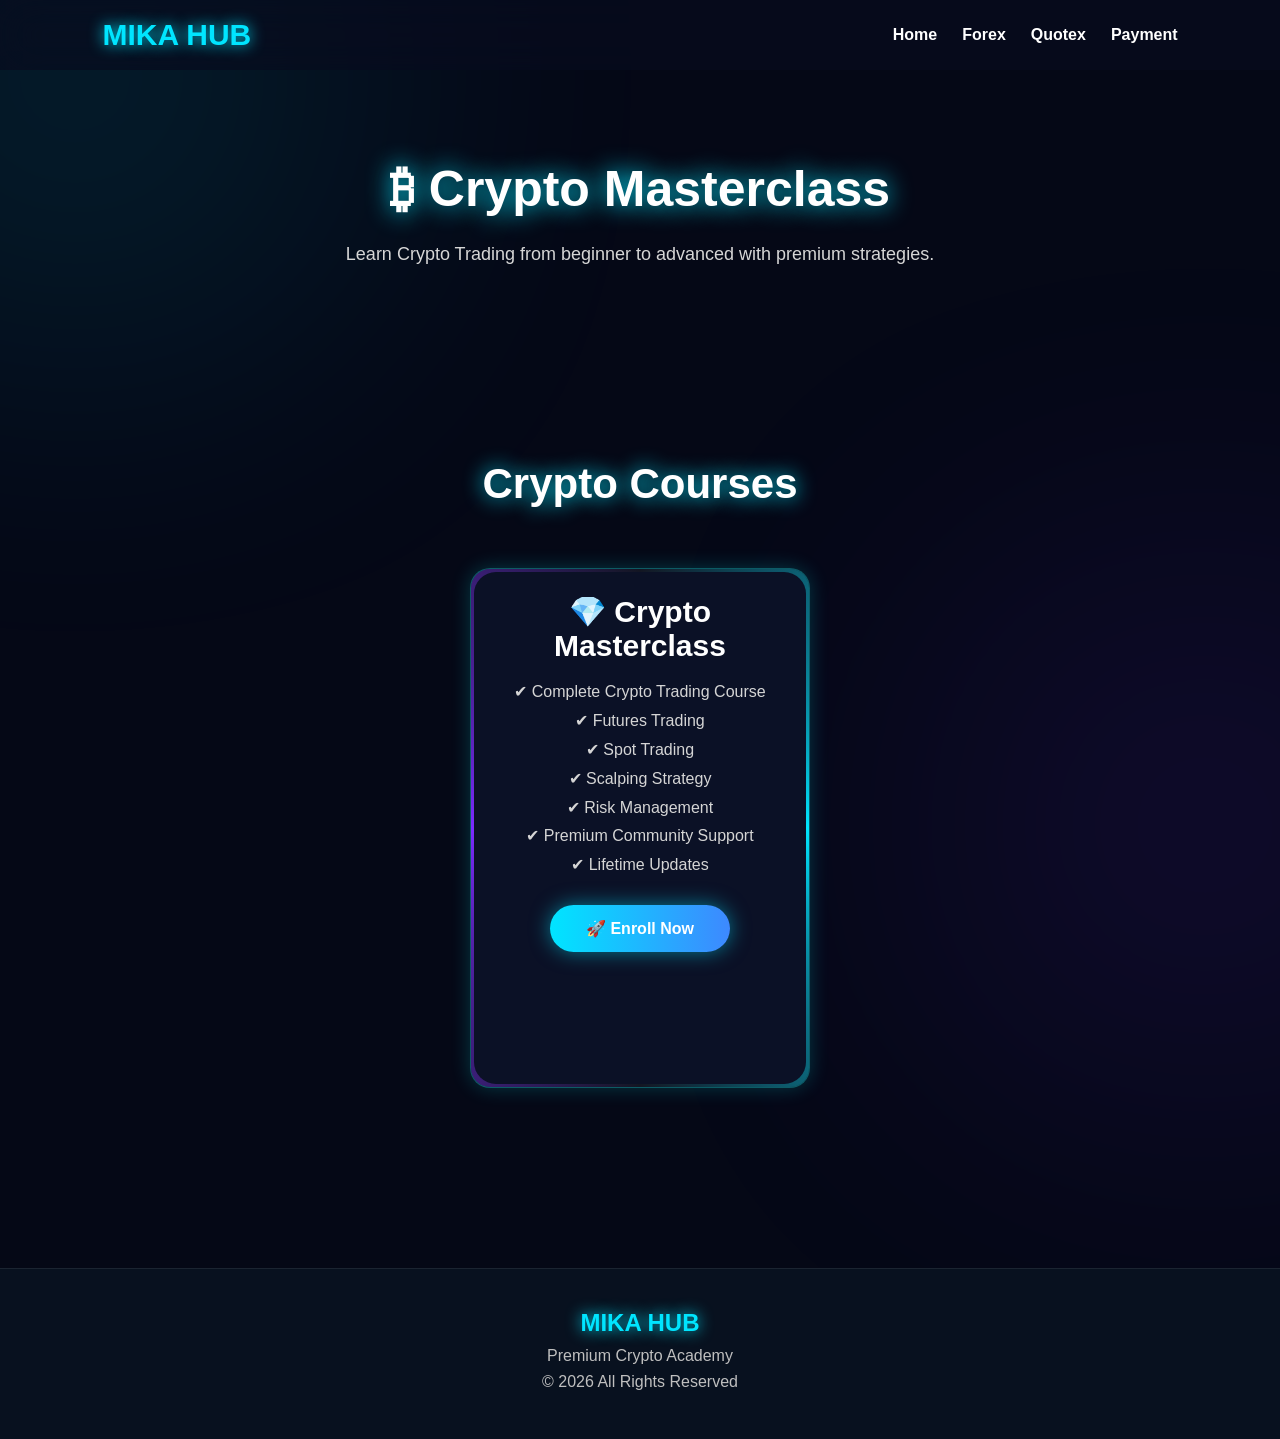
<file: course.html>
<!DOCTYPE html>
<html lang="en">
<head>

<meta charset="UTF-8">
<meta name="viewport" content="width=device-width, initial-scale=1.0">

<title>Crypto Courses | MIKA HUB</title>

<link rel="stylesheet" href="style.css">

</head>

<body>

<header>

<nav class="navbar">

<div class="logo">
MIKA HUB
</div>

<input type="checkbox" id="menu">

<label for="menu" class="menu-btn">
☰
</label>

<ul>

<li><a href="index.html">Home</a></li>

<li><a href="forex.html">Forex</a></li>

<li><a href="quotex.html">Quotex</a></li>

<li><a href="payment.html">Payment</a></li>

</ul>

</nav>

</header>

<section class="hero">

<h1>₿ Crypto Masterclass</h1>

<p>
Learn Crypto Trading from beginner to advanced with premium strategies.
</p>

</section>

<section class="courses">

<h2>Crypto Courses</h2>

<div class="course-grid">
  <div class="card">

<h3>💎 Crypto Masterclass</h3>

<p>

✔ Complete Crypto Trading Course<br>
✔ Futures Trading<br>
✔ Spot Trading<br>
✔ Scalping Strategy<br>
✔ Risk Management<br>
✔ Premium Community Support<br>
✔ Lifetime Updates

</p>

<a href="payment.html" class="card-btn">
🚀 Enroll Now
</a>

</div>

</div>

</section>

<footer>

<h2>MIKA HUB</h2>

<p>Premium Crypto Academy</p>

<p>© 2026 All Rights Reserved</p>

</footer>

<script src="script.js"></script>

</body>
</html>
</file>
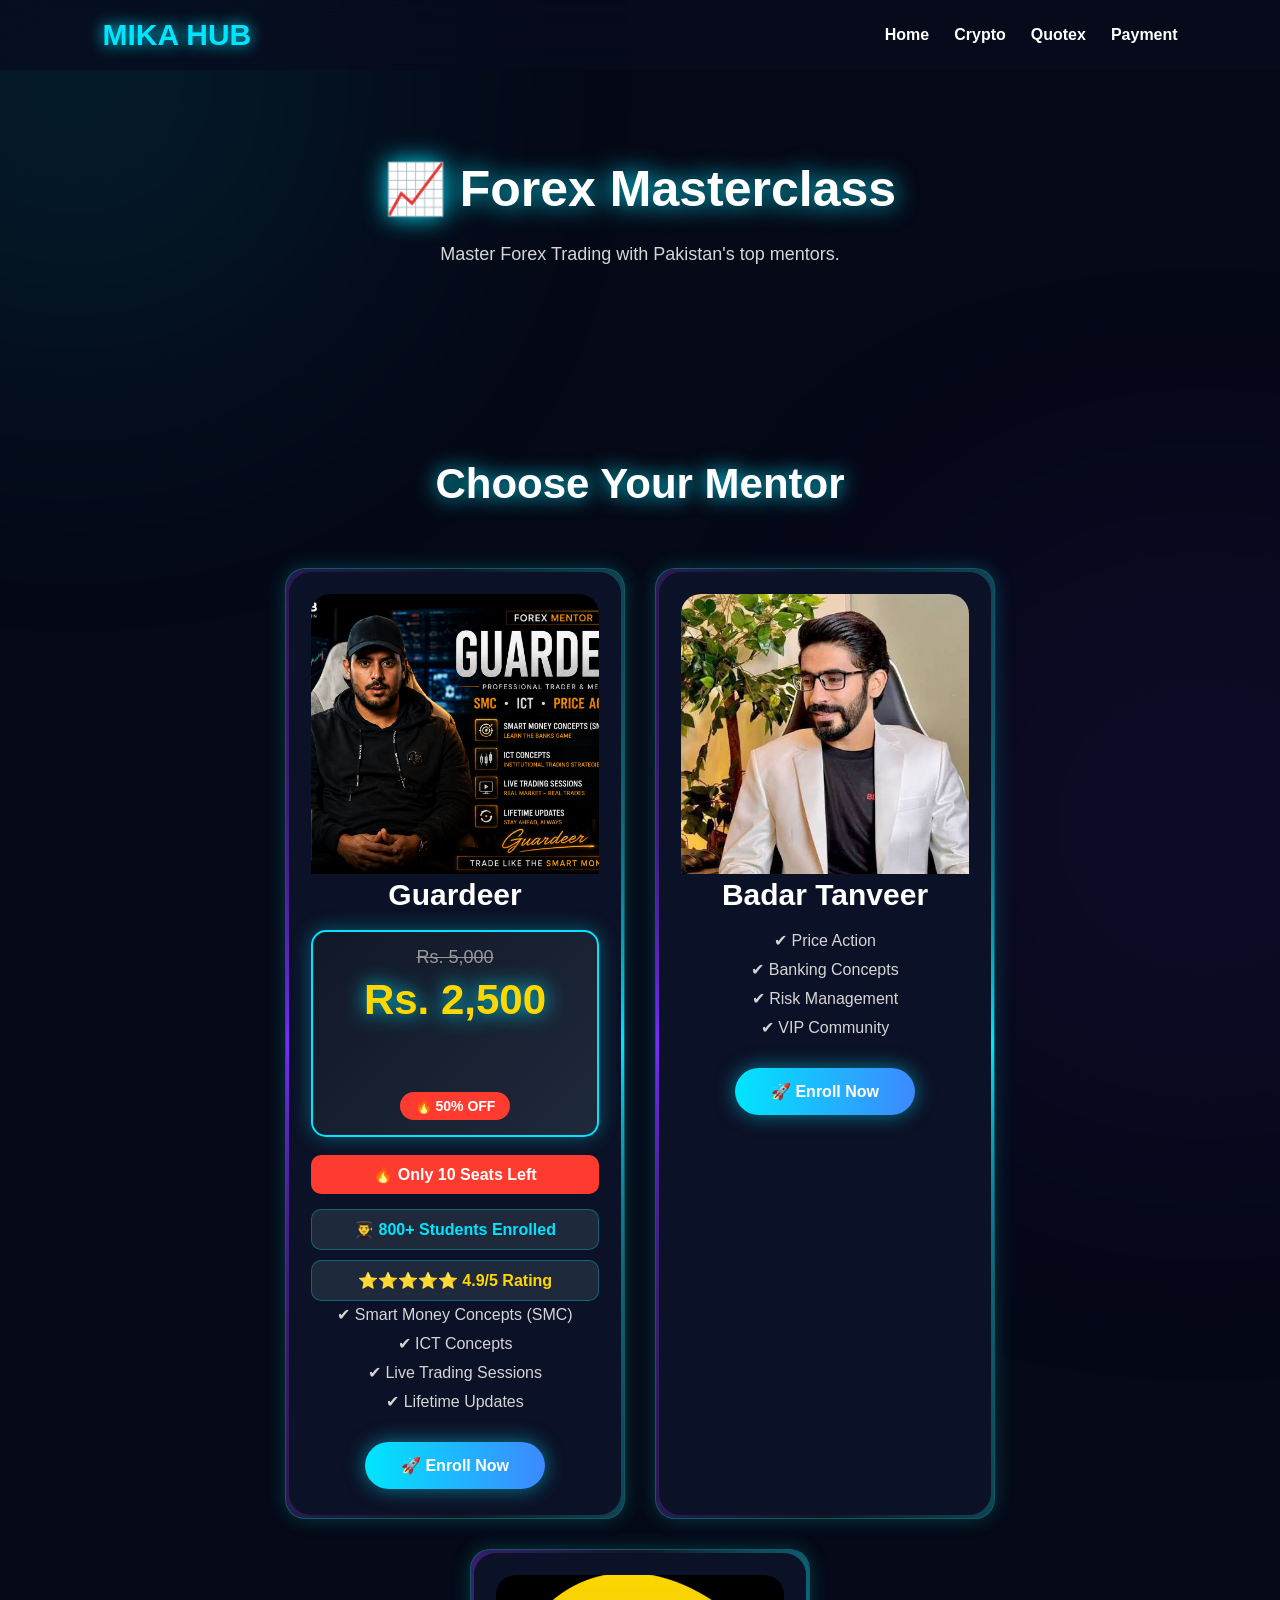
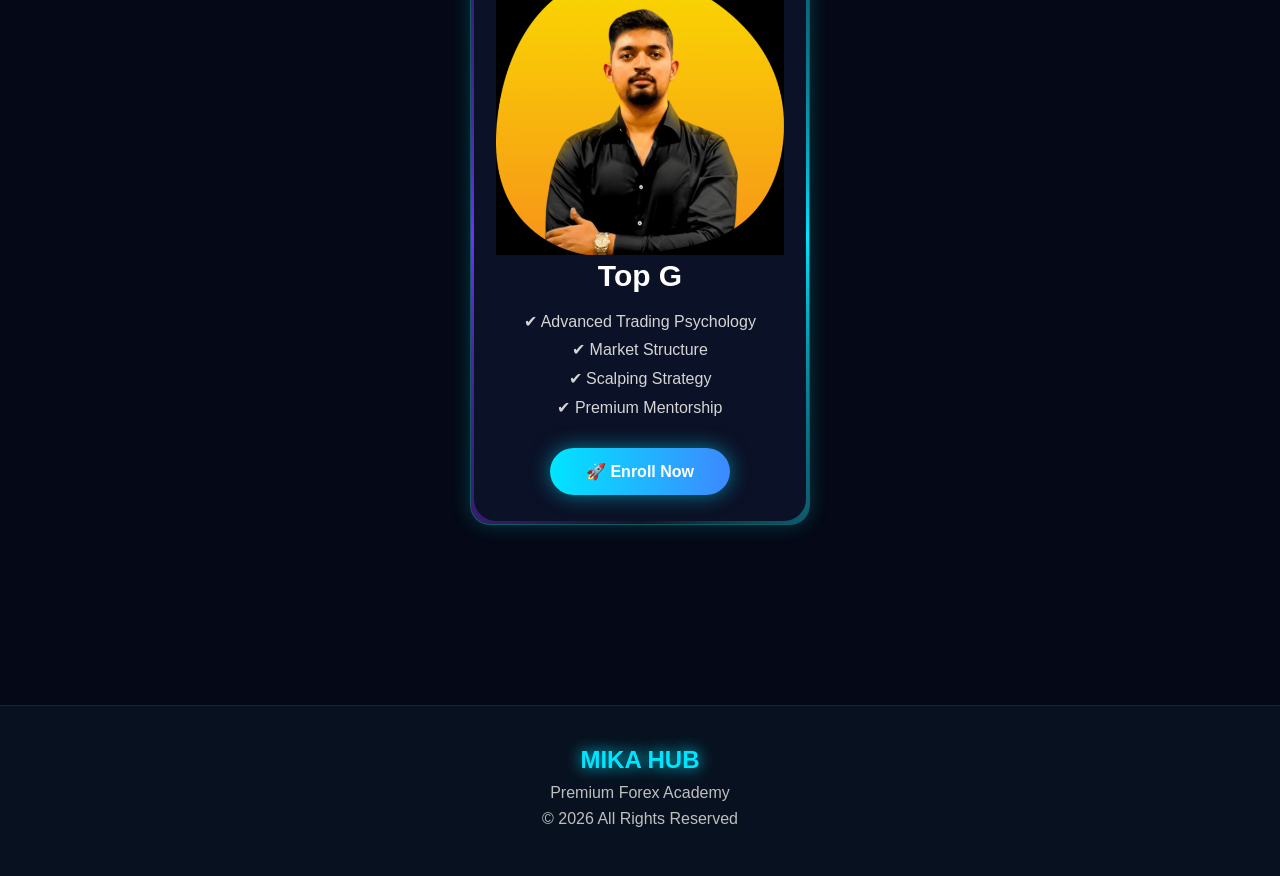
<file: forex.html>
<!DOCTYPE html>
<html lang="en">
<head>

<meta charset="UTF-8">
<meta name="viewport" content="width=device-width, initial-scale=1.0">

<title>Forex Courses | MIKA HUB</title>

<link rel="stylesheet" href="style.css">

</head>

<body>

<header>

<nav class="navbar">

<div class="logo">
MIKA HUB
</div>

<input type="checkbox" id="menu">

<label for="menu" class="menu-btn">
☰
</label>

<ul>

<li><a href="index.html">Home</a></li>

<li><a href="crypto.html">Crypto</a></li>

<li><a href="quotex.html">Quotex</a></li>

<li><a href="payment.html">Payment</a></li>

</ul>

</nav>

</header>

<section class="hero">

<h1>📈 Forex Masterclass</h1>

<p>
Master Forex Trading with Pakistan's top mentors.
</p>

</section>

<section class="courses">

<h2>Choose Your Mentor</h2>

<div class="course-grid">
  <!-- Guardeer -->

<div class="card">

<img src="guardeer.png" class="mentor-pic" alt="Guardeer">

<h3>Guardeer</h3>
<div class="price-box">
    <span class="old-price">Rs. 5,000</span>
    <h2 class="new-price">Rs. 2,500</h2>
    <span class="discount">🔥 50% OFF</span>
</div>
 <div class="limited-seats">
    🔥 Only <strong>10 Seats Left</strong>
 </div> 
  <div class="students">
👨‍🎓 800+ Students Enrolled
</div>

<div class="rating">
⭐⭐⭐⭐⭐ 4.9/5 Rating
</div>
<p>
✔ Smart Money Concepts (SMC)<br>
✔ ICT Concepts<br>
✔ Live Trading Sessions<br>
✔ Lifetime Updates
</p>

<a href="payment.html" class="card-btn">
🚀 Enroll Now
</a>

</div>

<!-- Badar Tanveer -->

<div class="card">

<img src="badartanveer.png" class="mentor-pic" alt="Badar Tanveer">

<h3>Badar Tanveer</h3>

<p>
✔ Price Action<br>
✔ Banking Concepts<br>
✔ Risk Management<br>
✔ VIP Community
</p>

<a href="payment.html" class="card-btn">
🚀 Enroll Now
</a>

</div>

<!-- Top G -->

<div class="card">

<img src="topg.png" class="mentor-pic" alt="Top G">

<h3>Top G</h3>

<p>
✔ Advanced Trading Psychology<br>
✔ Market Structure<br>
✔ Scalping Strategy<br>
✔ Premium Mentorship
</p>

<a href="payment.html" class="card-btn">
🚀 Enroll Now
</a>

</div>

</div>

</section>

<footer>

<h2>MIKA HUB</h2>

<p>Premium Forex Academy</p>

<p>© 2026 All Rights Reserved</p>

</footer>

<script src="script.js"></script>

</body>
</html>
</file>
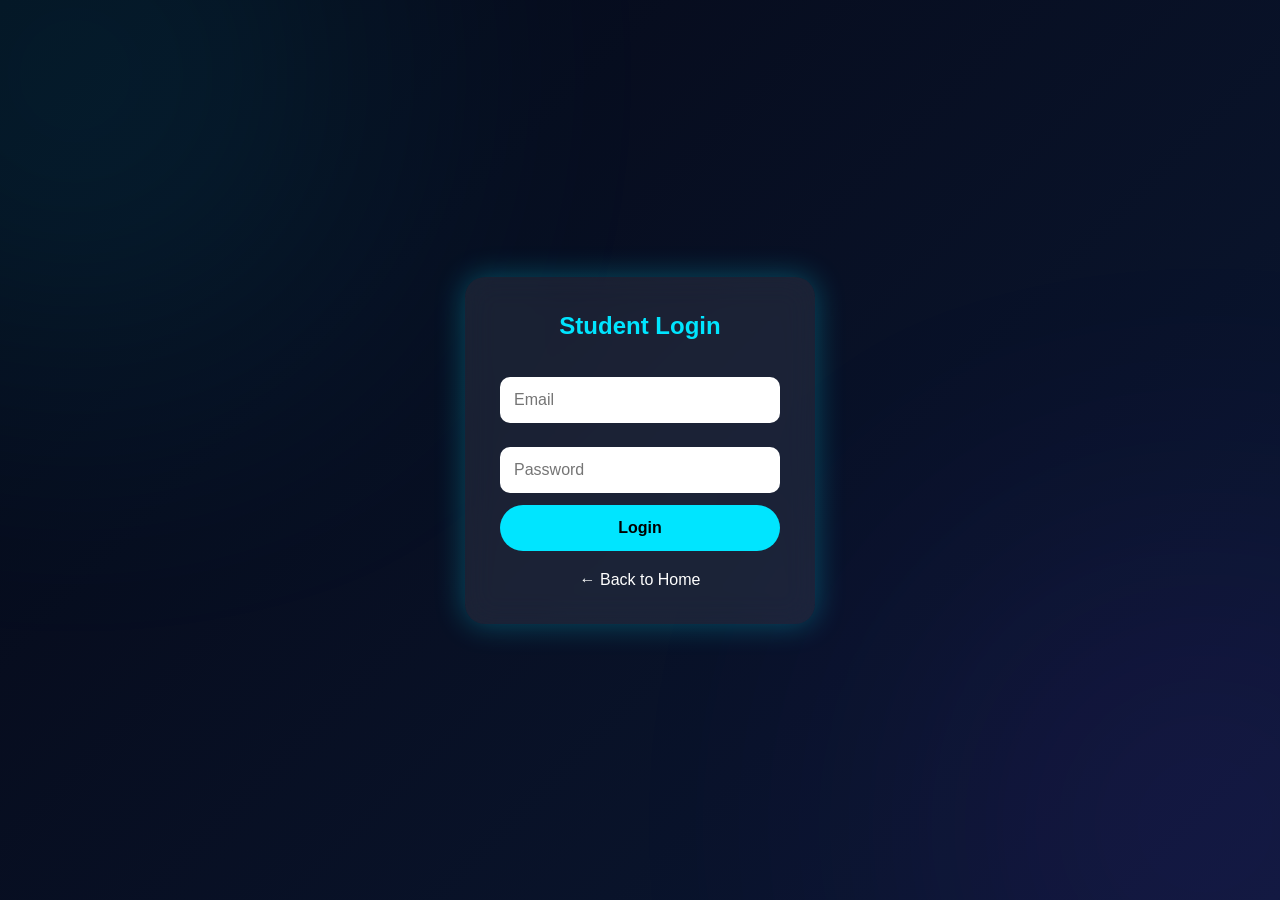
<file: login.html>
<!DOCTYPE html>
<html lang="en">
<head>
<meta charset="UTF-8">
<meta name="viewport" content="width=device-width, initial-scale=1.0">
<title>Student Login | MIKA HUB</title>

<link rel="stylesheet" href="style.css">

<style>

body{
display:flex;
justify-content:center;
align-items:center;
height:100vh;
background:linear-gradient(135deg,#050816,#0b1833);
}

.login-box{
width:350px;
background:rgba(255,255,255,.08);
backdrop-filter:blur(15px);
padding:35px;
border-radius:20px;
text-align:center;
box-shadow:0 0 30px rgba(0,229,255,.3);
}

.login-box h2{
color:#00e5ff;
margin-bottom:25px;
}

.login-box input{
width:100%;
padding:14px;
margin:12px 0;
border:none;
border-radius:10px;
outline:none;
font-size:16px;
}

.login-box button{
width:100%;
padding:14px;
background:#00e5ff;
border:none;
border-radius:30px;
font-weight:bold;
cursor:pointer;
font-size:16px;
}

.login-box button:hover{
box-shadow:0 0 20px #00e5ff;
}

.back{
display:block;
margin-top:20px;
color:#fff;
text-decoration:none;
}

</style>

</head>

<body>

<div class="login-box">

<h2>Student Login</h2>

<form>

<input
type="email"
placeholder="Email"
required>

<input
type="password"
placeholder="Password"
required>

<button type="submit">
Login
</button>

</form>

<a href="index.html" class="back">
← Back to Home
</a>

</div>

</body>
</html>
</file>
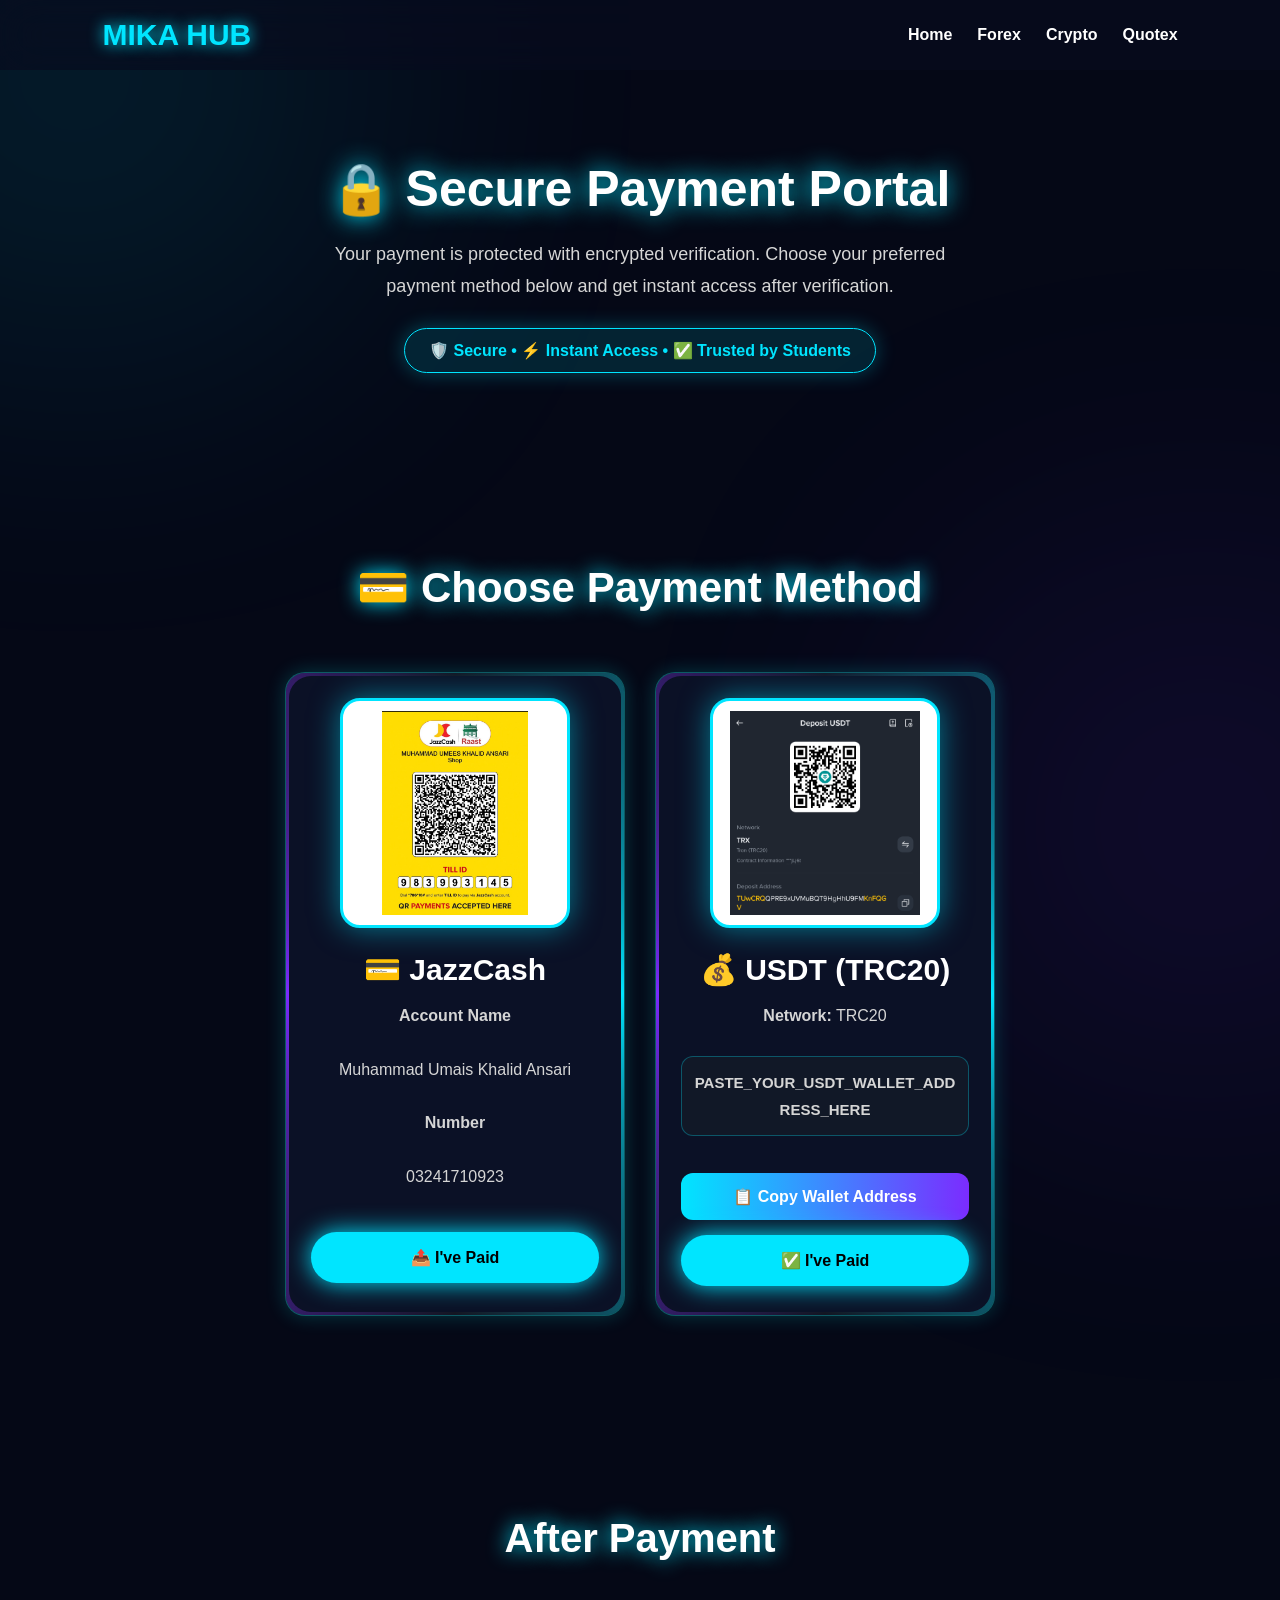
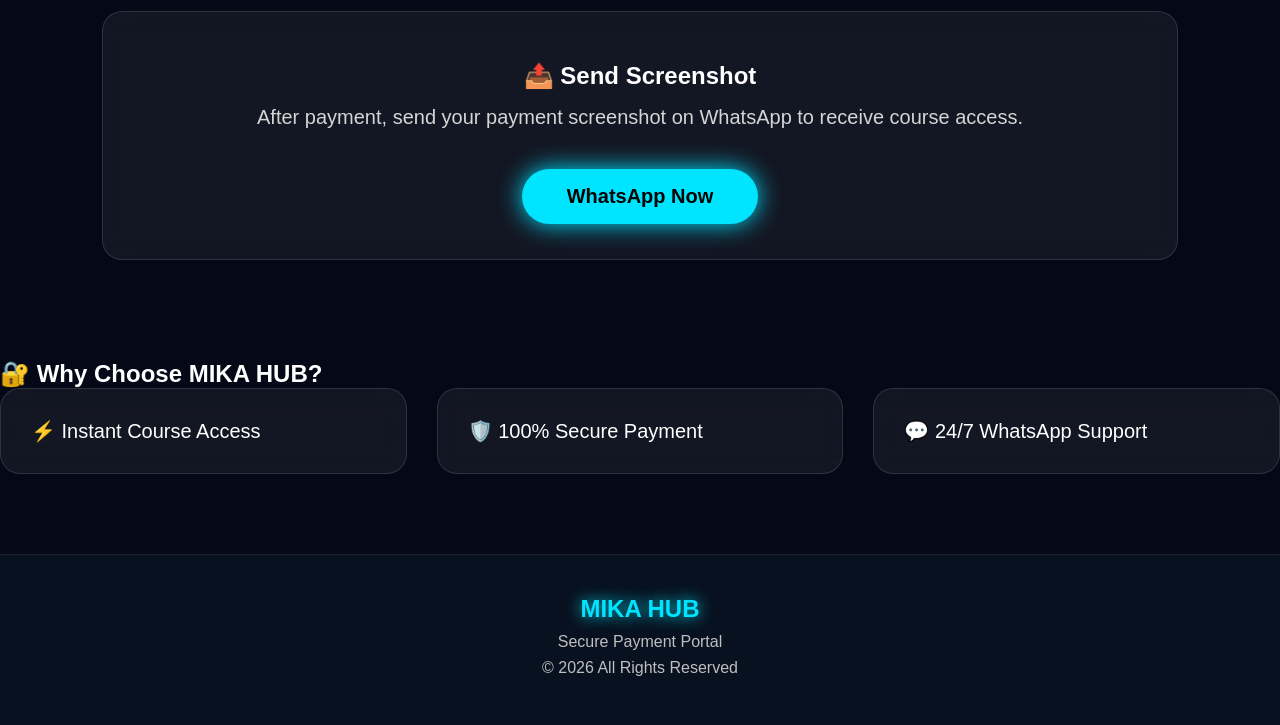
<file: payment.html>
<!DOCTYPE html>
<html lang="en">

<head>

<meta charset="UTF-8">
<meta name="viewport" content="width=device-width, initial-scale=1.0">

<title>Secure Payment | MIKA HUB</title>

<link rel="stylesheet" href="style.css">

</head>

<body>

<header>

<nav class="navbar">

<div class="logo">
MIKA HUB
</div>

<input type="checkbox" id="menu">

<label for="menu" class="menu-btn">
☰
</label>

<ul>

<li><a href="index.html">Home</a></li>

<li><a href="forex.html">Forex</a></li>

<li><a href="crypto.html">Crypto</a></li>

<li><a href="quotex.html">Quotex</a></li>

</ul>

</nav>

</header>

<section class="hero">

<h1>🔒 Secure Payment Portal</h1>

<p class="subtitle">
Your payment is protected with encrypted verification.
Choose your preferred payment method below and get instant access after verification.
</p>

<div class="payment-badge">
🛡️ Secure • ⚡ Instant Access • ✅ Trusted by Students
</div>
</section>

<section class="courses">

<h2>💳 Choose Payment Method</h2>

<div class="course-grid">

<!-- JazzCash -->
<div class="card">

<img src="jazzcashqr.png" class="qr premium-qr" alt="JazzCash QR">

<h3>💳 JazzCash</h3>

<p><strong>Account Name</strong></p>
<p>Muhammad Umais Khalid Ansari</p>

<p><strong>Number</strong></p>
<p>03241710923</p>

<a href="https://wa.me/923241710923" class="btn">
📤 I've Paid
</a>

</div>

<!-- USDT -->
<div class="card">

<img src="usdtqr.png" class="qr premium-qr" alt="USDT QR">

<h3>💰 USDT (TRC20)</h3>

<p><strong>Network:</strong> TRC20</p>

<p class="deposit-address" id="wallet">
PASTE_YOUR_USDT_WALLET_ADDRESS_HERE
</p>

<button class="copy-btn" onclick="copyWallet()">
📋 Copy Wallet Address
</button>

<a href="https://wa.me/923241710923" class="btn">
✅ I've Paid
</a>

</div>

</div>

</section>
<section class="features">

<h2>After Payment</h2>

<div class="feature-grid">

<div class="feature-card">

<h3>📤 Send Screenshot</h3>

<p>
After payment, send your payment screenshot on WhatsApp to receive course access.
</p>

<a href="https://wa.me/923241710923" class="btn">
WhatsApp Now
</a>

</div>

</div>

</section>
<section class="trust-section">
    <h2>🔐 Why Choose MIKA HUB?</h2>

    <div class="feature-grid">

        <div class="feature-card">
            ⚡ Instant Course Access
        </div>

        <div class="feature-card">
            🛡️ 100% Secure Payment
        </div>

        <div class="feature-card">
            💬 24/7 WhatsApp Support
        </div>

    </div>
</section>
<footer>

<h2>MIKA HUB</h2>

<p>Secure Payment Portal</p>

<p>© 2026 All Rights Reserved</p>

</footer>

<script src="script.js"></script>
<script>
function copyWallet(){
    const text = document.getElementById("wallet").innerText;
    navigator.clipboard.writeText(text);
    alert("Wallet Address Copied!");
}
</script>
</body>
</html>
</file>
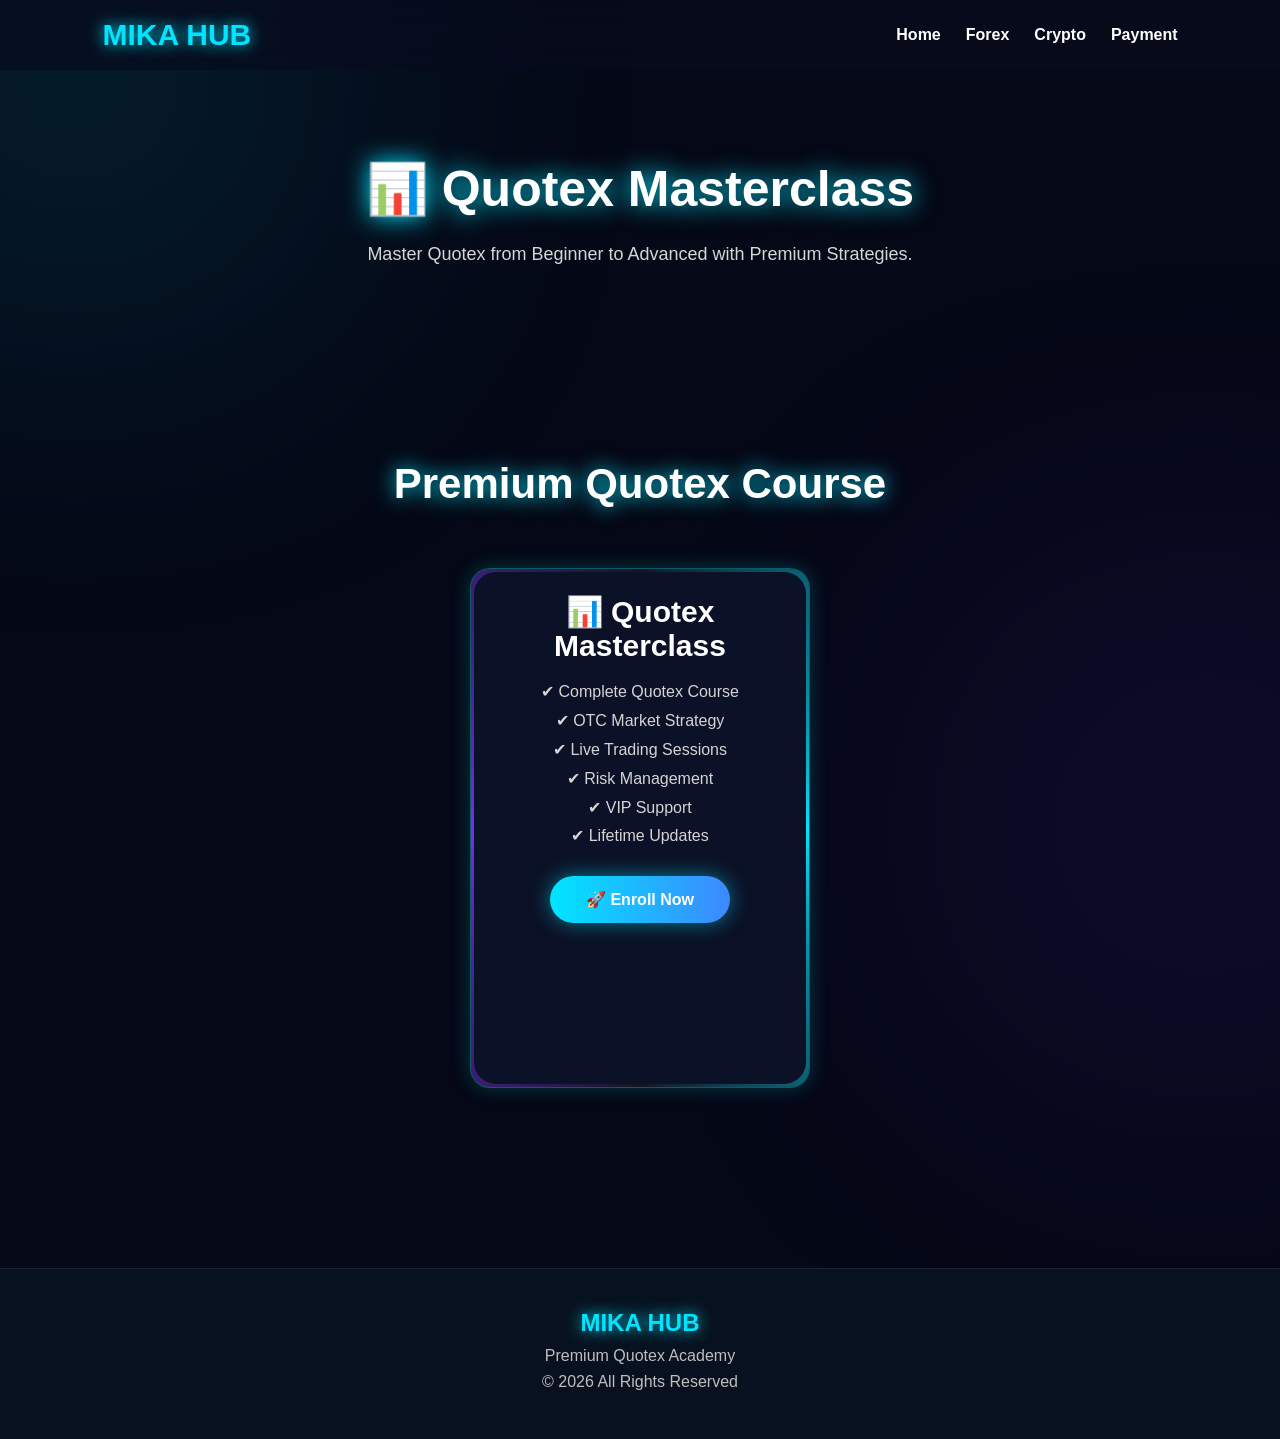
<file: quotex.html>
<!DOCTYPE html>
<html lang="en">
<head>

<meta charset="UTF-8">
<meta name="viewport" content="width=device-width, initial-scale=1.0">

<title>Quotex Course | MIKA HUB</title>

<link rel="stylesheet" href="style.css">

</head>

<body>

<header>

<nav class="navbar">

<div class="logo">MIKA HUB</div>

<input type="checkbox" id="menu">

<label for="menu" class="menu-btn">☰</label>

<ul>
<li><a href="index.html">Home</a></li>
<li><a href="forex.html">Forex</a></li>
<li><a href="crypto.html">Crypto</a></li>
<li><a href="payment.html">Payment</a></li>
</ul>

</nav>

</header>

<section class="hero">

<h1>📊 Quotex Masterclass</h1>

<p>
Master Quotex from Beginner to Advanced with Premium Strategies.
</p>

</section>

<section class="courses">

<h2>Premium Quotex Course</h2>

<div class="course-grid">

<div class="card">

<h3>📊 Quotex Masterclass</h3>

<p>
✔ Complete Quotex Course<br>
✔ OTC Market Strategy<br>
✔ Live Trading Sessions<br>
✔ Risk Management<br>
✔ VIP Support<br>
✔ Lifetime Updates
</p>

<a href="payment.html" class="card-btn">
🚀 Enroll Now
</a>

</div>

</div>

</section>

<footer>

<h2>MIKA HUB</h2>

<p>Premium Quotex Academy</p>

<p>© 2026 All Rights Reserved</p>

</footer>

<script src="script.js"></script>

</body>
</html>
</file>
<file: style.css>
/* =========================
   MIKA HUB PREMIUM CSS
========================= */

*{
margin:0;
padding:0;
box-sizing:border-box;
font-family:'Poppins',sans-serif;
scroll-behavior:smooth;
}

body{
background:#050816;
color:#fff;
overflow-x:hidden;
}

/* Animated Glow Background */

body::before{
content:"";
position:fixed;
width:450px;
height:450px;
background:#00e5ff;
filter:blur(170px);
opacity:.18;
top:-150px;
left:-150px;
border-radius:50%;
animation:moveGlow1 8s infinite alternate;
z-index:-2;
}

body::after{
content:"";
position:fixed;
width:450px;
height:450px;
background:#7b2cff;
filter:blur(170px);
opacity:.18;
bottom:-150px;
right:-150px;
border-radius:50%;
animation:moveGlow2 8s infinite alternate;
z-index:-2;
}

@keyframes moveGlow1{
from{
transform:translate(0,0);
}
to{
transform:translate(120px,80px);
}
}

@keyframes moveGlow2{
from{
transform:translate(0,0);
}
to{
transform:translate(-120px,-80px);
}
}

/* Navbar */

.navbar{
position:fixed;
top:0;
left:0;
width:100%;
padding:18px 8%;
display:flex;
justify-content:space-between;
align-items:center;
background:rgba(8,12,30,.7);
backdrop-filter:blur(20px);
z-index:1000;
}

.logo{
font-size:30px;
font-weight:700;
color:#00e5ff;
text-shadow:0 0 15px #00e5ff;
}

.navbar ul{
display:flex;
list-style:none;
gap:25px;
}

.navbar ul li a{
color:#fff;
text-decoration:none;
transition:.3s;
font-weight:600;
}

.navbar ul li a:hover{
color:#00e5ff;
text-shadow:0 0 12px #00e5ff;
}

/* Hero */

.hero{
padding:160px 20px 90px;
text-align:center;
}

.hero h1{
font-size:50px;
margin-bottom:20px;
text-shadow:0 0 25px #00e5ff;
}

.hero p{
font-size:18px;
color:#d6d6d6;
max-width:650px;
margin:auto;
line-height:1.8;
}

.btn{
display:inline-block;
margin-top:35px;
padding:16px 45px;
border-radius:50px;
background:#00e5ff;
color:#000;
font-weight:bold;
text-decoration:none;
box-shadow:0 0 25px #00e5ff;
transition:.3s;
}

.btn:hover{
transform:translateY(-5px);
box-shadow:0 0 45px #00e5ff;
}
/* =========================
   Premium Course Cards
========================= */

.courses{
padding:100px 8%;
text-align:center;
}

.courses h2{
font-size:42px;
margin-bottom:60px;
text-shadow:0 0 20px #00e5ff;
}

.course-grid{
display:grid;
grid-template-columns:repeat(auto-fit,minmax(300px,1fr));
gap:35px;
}

.card{
position:relative;
padding:35px 25px;
border-radius:25px;
background:rgba(255,255,255,.06);
backdrop-filter:blur(18px);
border:1px solid rgba(255,255,255,.12);
overflow:hidden;
transition:.4s;
}

.card::before{
content:"";
position:absolute;
inset:-2px;
background:linear-gradient(45deg,#00e5ff,#7b2cff,#00e5ff);
background-size:300% 300%;
animation:borderGlow 6s linear infinite;
z-index:-2;
}

.card::after{
content:"";
position:absolute;
inset:2px;
background:#0b1126;
border-radius:23px;
z-index:-1;
}

@keyframes borderGlow{
0%{background-position:0% 50%;}
100%{background-position:300% 50%;}
}

.card:hover{
transform:translateY(-15px);
box-shadow:
0 0 25px #00e5ff,
0 0 60px rgba(123,44,255,.6);
}

.icon{
font-size:60px;
margin-bottom:20px;
}

.card h3{
font-size:30px;
margin-bottom:15px;
}

.card p{
color:#d5d5d5;
line-height:1.8;
margin-bottom:25px;
}

/* Premium Button */

.card-btn{
display:inline-block;
padding:14px 36px;
border-radius:50px;
background:linear-gradient(90deg,#00e5ff,#7b2cff);
background-size:200% auto;
color:#fff;
font-weight:700;
text-decoration:none;
transition:.4s;
animation:buttonGlow 3s linear infinite;
box-shadow:0 0 20px rgba(0,229,255,.5);
}

.card-btn:hover{
transform:scale(1.08);
box-shadow:
0 0 30px #00e5ff,
0 0 60px #7b2cff;
}

@keyframes buttonGlow{
0%{background-position:0%;}
100%{background-position:200%;}
}
/* =========================
   Features Section
========================= */

.features{
padding:100px 8%;
text-align:center;
}

.features h2{
font-size:40px;
margin-bottom:50px;
text-shadow:0 0 20px #00e5ff;
}

.feature-grid{
display:grid;
grid-template-columns:repeat(auto-fit,minmax(250px,1fr));
gap:30px;
}

.feature-card{
background:rgba(255,255,255,.06);
backdrop-filter:blur(15px);
border:1px solid rgba(255,255,255,.12);
border-radius:20px;
padding:30px;
font-size:20px;
transition:.4s;
}

.feature-card:hover{
transform:translateY(-10px);
box-shadow:0 0 25px #00e5ff;
}

.feature-card h3{
margin:20px 0 10px;
font-size:24px;
}

.feature-card p{
color:#d5d5d5;
line-height:1.7;
}

/* Footer */

footer{
margin-top:80px;
padding:40px 20px;
text-align:center;
background:#08111f;
border-top:1px solid rgba(255,255,255,.08);
}

footer h2{
color:#00e5ff;
margin-bottom:10px;
text-shadow:0 0 15px #00e5ff;
}

footer p{
color:#bfbfbf;
margin:8px 0;
}

/* Mobile Menu */

#menu{
display:none;
}

.menu-btn{
display:none;
font-size:30px;
cursor:pointer;
color:#fff;
}

/* Mobile Responsive */

@media(max-width:768px){

.menu-btn{
display:block;
}

.navbar ul{
position:absolute;
top:75px;
right:15px;
width:220px;
background:#0b1126;
border-radius:15px;
display:none;
flex-direction:column;
padding:20px;
box-shadow:0 0 25px rgba(0,229,255,.35);
}

#menu:checked~ul{
display:flex;
}

.hero h1{
font-size:36px;
}

.hero p{
font-size:16px;
}

.course-grid,
.feature-grid{
grid-template-columns:1fr;
}

.card,
.feature-card{
padding:25px;
}
}

/* Floating Animation */

.card,
.feature-card{
animation:floatCard 5s ease-in-out infinite;
}

@keyframes floatCard{
0%,100%{
transform:translateY(0);
}
50%{
transform:translateY(-8px);
}
}
/* Mentor Image */

.mentor-pic{
    width:100%;
    height:280px;
    object-fit:cover;
    border-radius:20px 20px 0 0;
    transition:.5s;
}

.card:hover .mentor-pic{
    transform:scale(1.08);
}
/* ===== Premium Payment Cards ===== */

.payment-card{
    background:rgba(255,255,255,0.06);
    backdrop-filter:blur(15px);
    -webkit-backdrop-filter:blur(15px);
    border:1px solid rgba(0,255,255,0.25);
    border-radius:20px;
    padding:25px;
    box-shadow:0 0 25px rgba(0,255,255,0.2);
    transition:0.4s ease;
}

.payment-card:hover{
    transform:translateY(-8px);
    box-shadow:0 0 40px rgba(0,255,255,0.45);
}

.payment-card img{
    width:100%;
    border-radius:15px;
}
/* ===== Premium Payment Layout ===== */

.payment-container{
    display:flex;
    justify-content:center;
    align-items:stretch;
    gap:30px;
    flex-wrap:wrap;
    margin-top:40px;
}

.payment-card{
    width:500px;
    min-height:650px;
    display:flex;
    flex-direction:column;
    justify-content:flex-start;
}

.payment-card img{
    width:100%;
    height:auto;
    object-fit:contain;
    border-radius:15px;
}

.deposit-address{
    word-break:break-all;
    font-size:20px;
    font-weight:600;
    color:#00e5ff;
    margin:15px 0;
}
/* ===== Premium Payment Cards ===== */

.course-grid{
    display:flex;
    justify-content:center;
    gap:30px;
    flex-wrap:wrap;
}

.card{
    width:340px;
    min-height:520px;
    background:rgba(255,255,255,0.06);
    backdrop-filter:blur(15px);
    border:1px solid rgba(0,255,255,0.3);
    border-radius:20px;
    padding:25px;
    text-align:center;
    box-shadow:0 0 20px rgba(0,255,255,0.2);
    transition:0.4s;
}

.card:hover{
    transform:translateY(-10px);
    box-shadow:0 0 40px rgba(0,255,255,0.5);
}

.qr{
    width:220px;
    height:220px;
    object-fit:contain;
    border-radius:15px;
    margin-bottom:20px;
}
.premium-qr{
    width:230px;
    height:230px;
    border-radius:20px;
    border:3px solid #00e5ff;
    box-shadow:0 0 25px #00e5ff;
    transition:0.4s;
}

.premium-qr:hover{
    transform:scale(1.05);
    box-shadow:0 0 45px #00e5ff;
}
.copy-btn{
    width:100%;
    margin-top:15px;
    padding:14px;
    border:none;
    border-radius:12px;
    background:linear-gradient(90deg,#00e5ff,#7b2cff);
    color:#fff;
    font-size:16px;
    font-weight:700;
    cursor:pointer;
    transition:.3s;
}

.copy-btn:hover{
    transform:scale(1.05);
    box-shadow:0 0 25px #00e5ff;
}
/* ===== Premium Payment v2 ===== */

.premium-qr{
    width:230px;
    height:230px;
    object-fit:contain;
    border-radius:20px;
    border:3px solid #00e5ff;
    padding:10px;
    background:#fff;
    box-shadow:0 0 30px rgba(0,229,255,.5);
    transition:.4s;
}

.premium-qr:hover{
    transform:scale(1.05);
    box-shadow:0 0 45px #00e5ff;
}

.deposit-address{
    margin:18px 0;
    padding:12px;
    background:#111827;
    border:1px solid rgba(0,229,255,.3);
    border-radius:12px;
    color:#00e5ff;
    font-size:15px;
    word-break:break-all;
}

.copy-btn{
    width:100%;
    padding:14px;
    margin-top:12px;
    border:none;
    border-radius:12px;
    background:linear-gradient(90deg,#00e5ff,#7b2cff);
    color:#fff;
    font-size:16px;
    font-weight:700;
    cursor:pointer;
    transition:.3s;
}

.copy-btn:hover{
    transform:translateY(-3px);
    box-shadow:0 0 25px #00e5ff;
}

.card .btn{
    width:100%;
    margin-top:15px;
    text-align:center;
}
.subtitle{
    max-width:700px;
    margin:20px auto;
    color:#cfd8dc;
    font-size:18px;
    line-height:1.8;
}

.payment-badge{
    display:inline-block;
    margin-top:25px;
    padding:12px 24px;
    border-radius:50px;
    background:rgba(0,229,255,.12);
    border:1px solid #00e5ff;
    color:#00e5ff;
    font-weight:700;
    box-shadow:0 0 20px rgba(0,229,255,.3);
}
/* ===== Premium Animated Border ===== */

.card{
    position:relative;
    overflow:hidden;
}

.card::before{
    content:"";
    position:absolute;
    top:-50%;
    left:-50%;
    width:200%;
    height:200%;
    background:conic-gradient(
        transparent,
        #00e5ff,
        transparent,
        #7b2cff,
        transparent
    );
    animation:rotateGlow 6s linear infinite;
    z-index:-2;
}

.card::after{
    content:"";
    position:absolute;
    inset:3px;
    background:#0b1126;
    border-radius:22px;
    z-index:-1;
}

@keyframes rotateGlow{
    100%{
        transform:rotate(360deg);
    }
}
/* WhatsApp Floating Button */

.whatsapp-float{
    position:fixed;
    bottom:25px;
    right:25px;
    width:65px;
    height:65px;
    background:#25D366;
    border-radius:50%;
    display:flex;
    justify-content:center;
    align-items:center;
    box-shadow:0 0 20px rgba(37,211,102,.6);
    z-index:9999;
    animation:whatsappPulse 2s infinite;
    transition:.3s;
}

.whatsapp-float:hover{
    transform:scale(1.1);
}

.whatsapp-float img{
    width:38px;
    height:38px;
}

@keyframes whatsappPulse{
    0%{
        box-shadow:0 0 0 0 rgba(37,211,102,.7);
    }
    70%{
        box-shadow:0 0 0 20px rgba(37,211,102,0);
    }
    100%{
        box-shadow:0 0 0 0 rgba(37,211,102,0);
    }
}
/* ===== Premium Price Box ===== */

.price-box{
    margin:18px 0;
    padding:15px;
    background:linear-gradient(135deg,#111827,#1e293b);
    border:2px solid #00e5ff;
    border-radius:15px;
    text-align:center;
    box-shadow:0 0 20px rgba(0,229,255,.35);
}

.old-price{
    display:block;
    color:#999;
    text-decoration:line-through;
    font-size:18px;
}

.new-price{
    margin:8px 0;
    font-size:32px;
    color:#FFD700;
    font-weight:700;
    text-shadow:0 0 12px rgba(255,215,0,.8);
}

.discount{
    display:inline-block;
    margin-top:8px;
    padding:6px 15px;
    background:#ff3b30;
    color:#fff;
    border-radius:30px;
    font-size:14px;
    font-weight:bold;
}
/* Limited Seats */

.limited-seats{
    margin:15px 0;
    padding:10px;
    background:#ff3b30;
    color:#fff;
    border-radius:10px;
    font-weight:700;
    text-align:center;
    animation:pulseSeat 1.5s infinite;
}

@keyframes pulseSeat{
    0%{transform:scale(1);}
    50%{transform:scale(1.05);}
    100%{transform:scale(1);}
}
.students,
.rating{
    margin-top:10px;
    padding:10px;
    border-radius:10px;
    background:#1e293b;
    color:#00e5ff;
    text-align:center;
    font-weight:600;
    border:1px solid rgba(0,229,255,.3);
}

.rating{
    color:#FFD700;
}
.telegram-home-btn{
    display:inline-block;
    margin-left:15px;
    padding:14px 28px;
    background:linear-gradient(135deg,#0088cc,#00bfff);
    color:#fff;
    text-decoration:none;
    border-radius:50px;
    font-weight:700;
    box-shadow:0 0 20px rgba(0,136,204,.5);
    transition:.3s;
}

.telegram-home-btn:hover{
    transform:translateY(-3px);
    box-shadow:0 0 30px rgba(0,136,204,.8);
}
</file>
